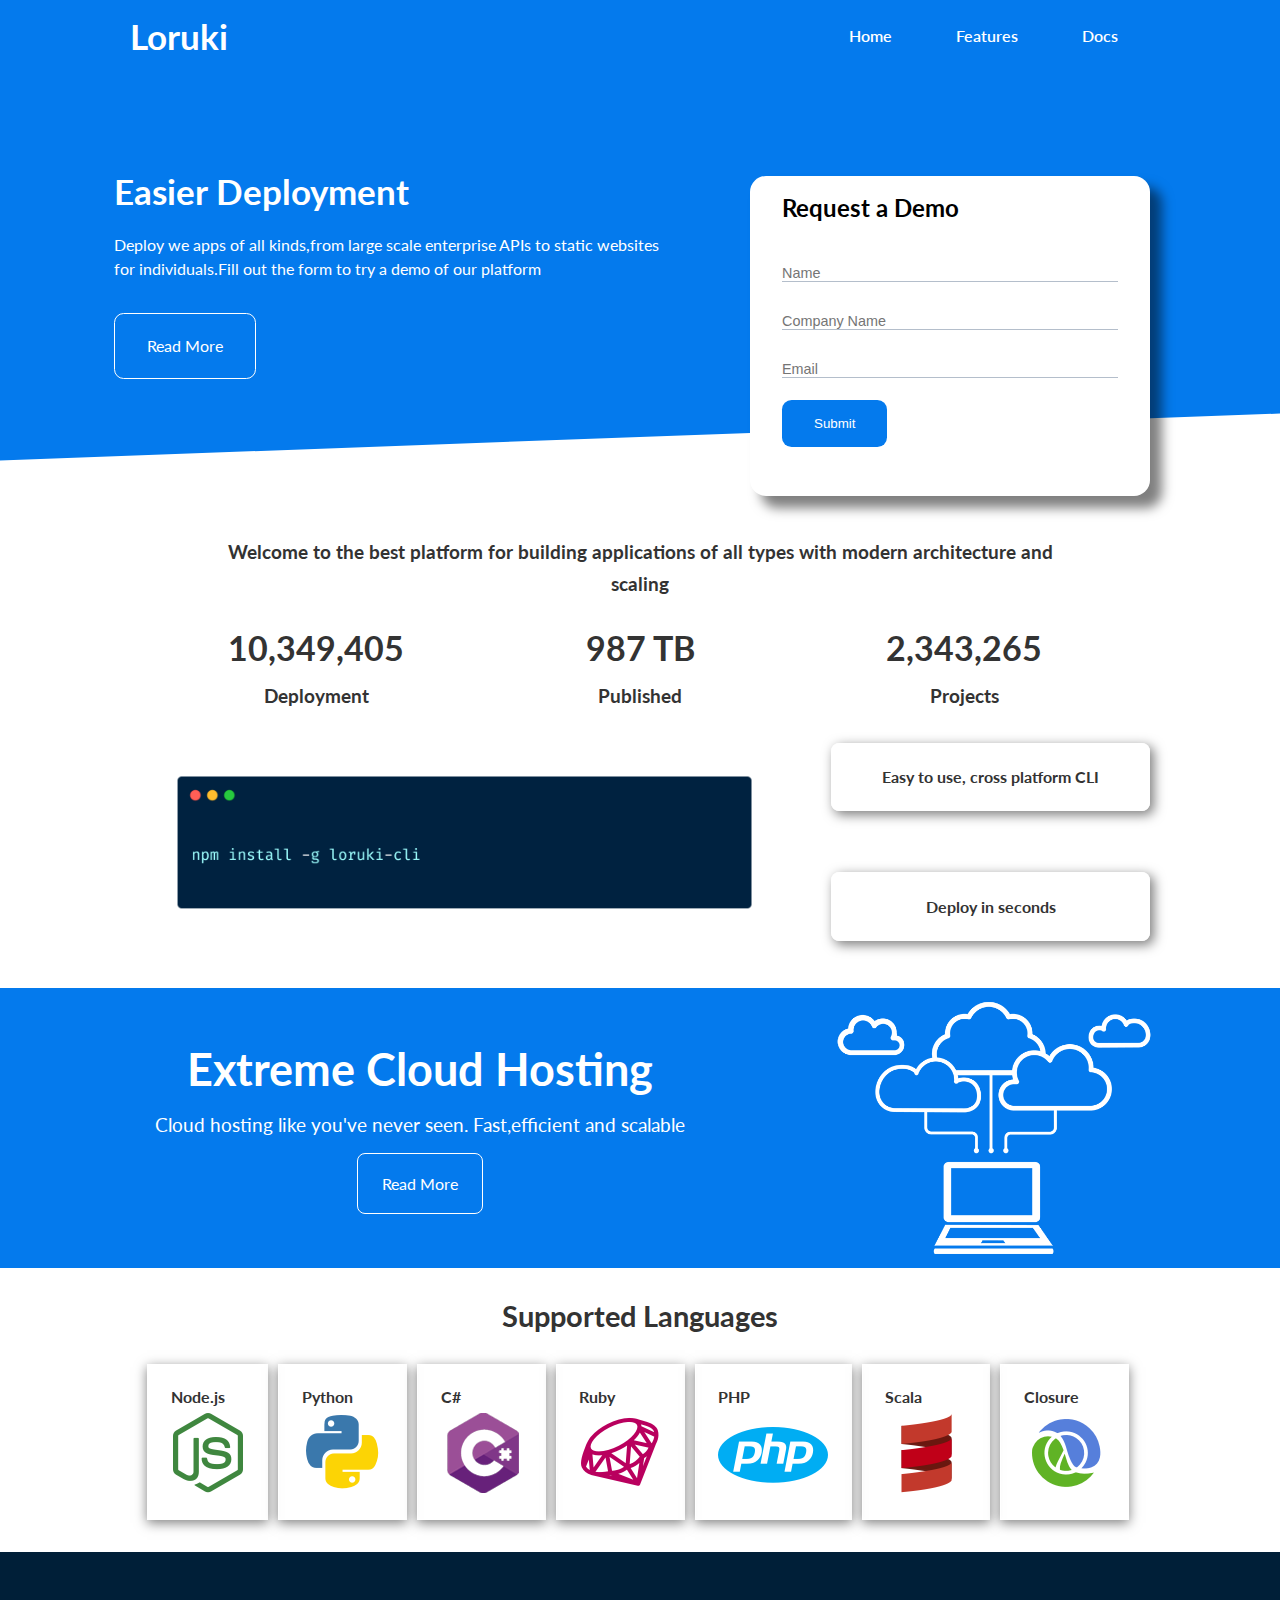
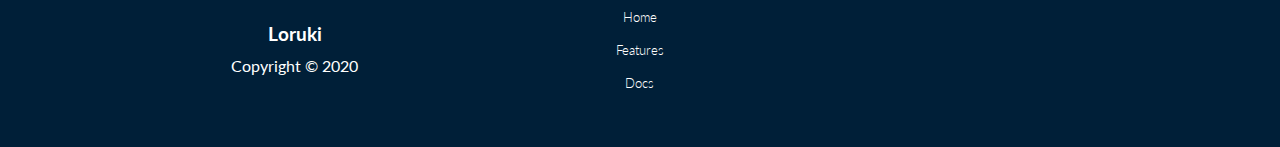
<file: modernwebsite/index.html>
<!DOCTYPE html>
<html lang="en">
    <head>
        <meta charset="UTF-8">
        <meta name="viewport" content="width=device-width, initial-scale=1.0">
        <link rel="stylesheet" href="https://cdnjs.cloudflare.com/ajax/libs/font-awesome/5.15.3/css/all.min.css" integrity="sha512-iBBXm8fW90+nuLcSKlbmrPcLa0OT92xO1BIsZ+ywDWZCvqsWgccV3gFoRBv0z+8dLJgyAHIhR35VZc2oM/gI1w==" crossorigin="anonymous" referrerpolicy="no-referrer" />
        <link rel="stylesheet" href="css/style.css">
        <title>Loruki | Cloud Hosting For Everyone</title>
    </head>
    <body>
        <!--Navbar-->
            <div class="navbar">
                <div class="navbar container flex">
                    <h1 class="logo">Loruki</h1>
                    <nav>
                        <ul>
                            <li><a href="index.html">Home</a></li>
                            <li><a href="features.html">Features</a></li>
                            <li><a href="docs.html">Docs</a></li>
                        </ul>
                    </nav>
                </div>
            </div>
            <!--Showcase-->
            <section class="showcase">
                <!--Showcase left-->
                <div class="showcase container grid">
                    <div class="showcase-text">
                        <h1>Easier Deployment</h1>
                        <p>Deploy we apps of all kinds,from large scale enterprise
                            APIs to static websites for individuals.Fill out the
                            form to try a demo of our platform
                        </p>
                        <a href="features.html" class="button">Read More</a>
                    </div>
                <!--Showcase right-->
                <div class="showcase-form">
                    <h2>Request a Demo</h2>
                    <form name="contact" method="POST" netlify-honeypot="bot-field" data-netlify="true">
                        <input type="hidden" name="form-name" value="contact">
                        <p class="hidden">
                            <label>Don’t fill this out if you’re human: <input name="bot-field" /></label>
                          </p>
                        <div class="form">
                            <input type="text" name="name" placeholder="Name" required>
                        </div>
                        <div class="form">
                            <input type="text" name="company" placeholder="Company Name" required>
                        </div>
                        <div class="form">
                        <input type="email" name="email" placeholder="Email" required>  
                        </div>
                        <div class="form">           
                        <button class="button" type="submit">Submit</button>
                        </div>
                    </form>
                </div>
                </div>
                <div class="extra"></div>
        </section>  
        <!--Stats-->
        <section class="stats">
            <div class="stats container">
                <h3 class="stats-heading">
                    Welcome to the best platform for building applications of all 
                    types with modern architecture and scaling
                </h3>
            <div class="stats container grid">
                <div class="stats-items">
                    <i class="fas fa-server fa-3x items"></i>
                    <h3 class="items">10,349,405</h3>
                    <p class="items">Deployment</p>
                </div>
                <div class="stats-items">
                    <i class="fas fa-upload fa-3x items"></i>
                    <h3 class="items">987 TB</h3>
                    <p class="items">Published</p>
                </div>
                <div class="stats-items">
                    <i class="fas fa-project-diagram fa-3x items"></i>
                    <h3 class="items">2,343,265</h3>
                    <p class="items">Projects</p>
                </div>
            </div> 
            </div>
        </section>
        <!--Cli image-->
        <section class="cli">
            <div class="cli container grid">
                <img src="images/cli.png" alt="Image not found">
                <div class="cli-text">
                    <h3>Easy to use, cross platform CLI</h3>
                </div>
                <div class="cli-text">
                    <h3>Deploy in seconds</h3>
                </div>
            </div>

        </section>
        <!--Cloud-->
        <section class="cloud">
            <div class="cloud container grid">
            <div class="cloud-text">
                <h2>Extreme Cloud Hosting</h2>
                <p>Cloud hosting like you've never seen. Fast,efficient and scalable</p>
                <a class="button" href="features.html">Read More</a>
            </div>
            <img src="images/cloud.png">
            </div>
        </section>
        <section class="lang">
            <div class="lang container">
                <h3>Supported Languages</h3>
                <div class="lang-items">
                    <div class="lang-icons">
                        <h4>Node.js</h4>
                        <img src="images/logos/node.png">
                    </div>
                    <div class="lang-icons">
                        <h4>Python</h4>
                        <img src="images/logos/python.png">
                    </div>
                    <div class="lang-icons">
                        <h4>C#</h4>
                        <img src="images/logos/csharp.png">
                    </div>
                    <div class="lang-icons">
                        <h4>Ruby</h4>
                        <img src="images/logos/ruby.png">
                    </div>
                    <div class="lang-icons">
                        <h4>PHP</h4>
                        <img src="images/logos/php.png">
                    </div>
                    <div class="lang-icons">
                        <h4>Scala</h4>
                        <img src="images/logos/scala.png">
                    </div>
                    <div class="lang-icons">
                        <h4>Closure</h4>
                        <img src="images/logos/clojure.png">
                    </div>
                </div>
            </div>
        </section>
        <!--Footer-->
        <footer class="footer">
            <div class="footer container grid">
                <div class="footer-item">
                    <h3>Loruki</h3>
                    <p>Copyright &copy; 2020</p>
                </div>
                <div class="footer-item">
                    <nav>
                        <ul>
                            <li><a href="index.html">Home</a></li>
                            <li><a href="features.html">Features</a></li>
                            <li><a href="docs.html">Docs</a></li>
                        </ul>
                    </nav>
                </div>
                <div class="footer-icons">
                    <a href="#" class="fab fa-github fa-2x"></a>
                    <a href="#" class="fab fa-facebook fa-2x"></a>
                    <a href="#" class="fab fa-instagram fa-2x"></a>
                    <a href="#" class="fab fa-twitter fa-2x"></a>
                </div>
            </div>
        </footer>
    </body>
</html>
</file>
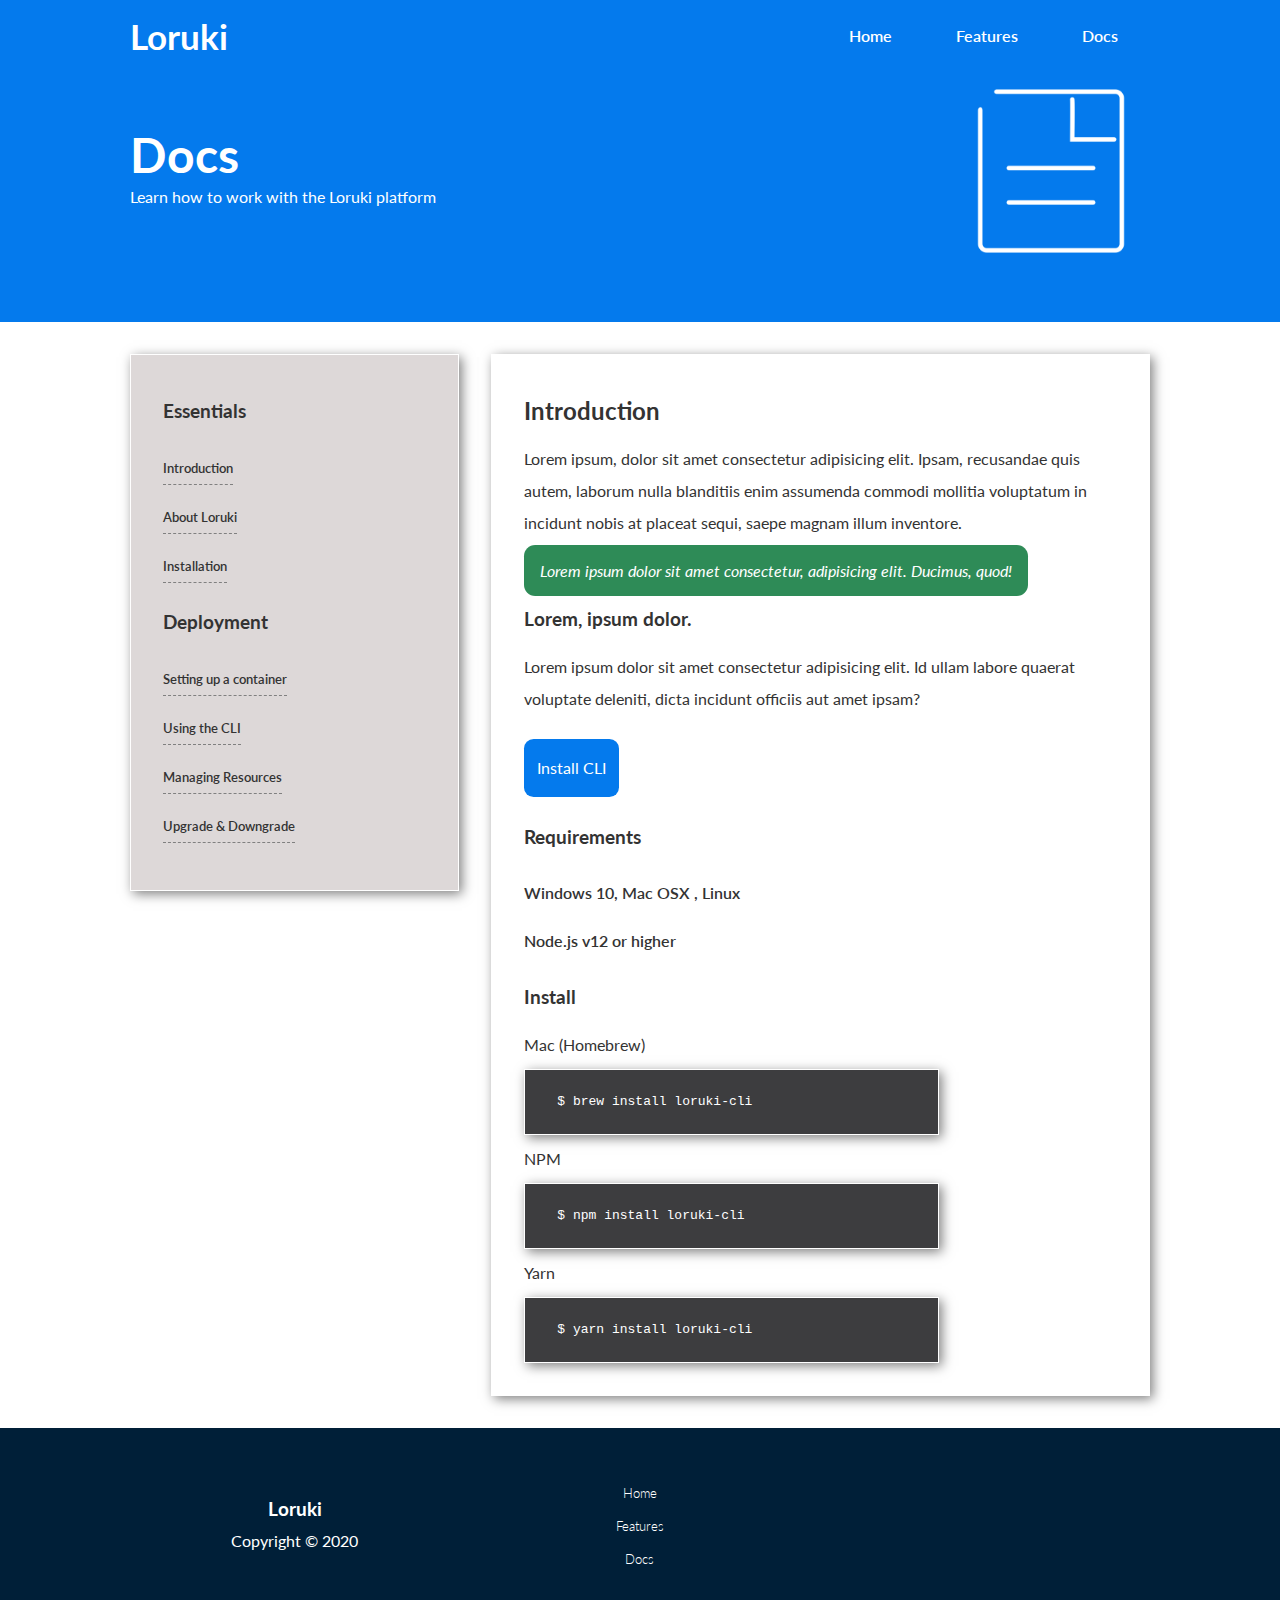
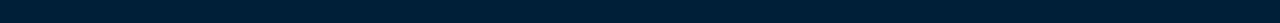
<file: modernwebsite/docs.html>
<!DOCTYPE html>
<html lang="en">
    <head>
        <meta charset="UTF-8">
        <meta name="viewport" content="width=device-width, initial-scale=1.0">
        <link rel="stylesheet" href="https://cdnjs.cloudflare.com/ajax/libs/font-awesome/5.15.3/css/all.min.css" integrity="sha512-iBBXm8fW90+nuLcSKlbmrPcLa0OT92xO1BIsZ+ywDWZCvqsWgccV3gFoRBv0z+8dLJgyAHIhR35VZc2oM/gI1w==" crossorigin="anonymous" referrerpolicy="no-referrer" />
        <link rel="stylesheet" href="css/style.css">
        <title>Loruki | Cloud Hosting For Everyone</title>
    </head>
    <body>
        <!--Navbar-->
            <div class="navbar">
                <div class="navbar container flex">
                    <h1 class="logo">Loruki</h1>
                    <nav>
                        <ul>
                            <li><a href="index.html">Home</a></li>
                            <li><a href="features.html">Features</a></li>
                            <li><a href="docs.html">Docs</a></li>
                        </ul>
                    </nav>
                </div>
            </div>
           <!--Head-->
            <section class="head">
                <div class="container grid">
                    <div class="head-text">
                        <h1 style="font-size:3rem">Docs</h1>
                        <p>Learn how to work with the Loruki platform</p>
                    </div>
                    <img src="images/docs.png">
                </div>
            </section>
           
        <!--Docs-->
        <section class="docs">
            <div class="container grid">
            <div class="sidebar">
                <h3>Essentials</h3>
                <ul>
                    <li><a href="#">Introduction</a></li>
                    <li><a href="#">About Loruki</a></li>
                    <li><a href="#">Installation</a></li>
                </ul>
                <h3>Deployment</h3>
                <ul>
                    <li><a href="#">Setting up a container</a></li>
                    <li><a href="#">Using the CLI</a></li>
                    <li><a href="#">Managing Resources</a></li>
                    <li><a href="#">Upgrade & Downgrade</a></li>
                </ul>
            </div>
            <div class="maindocs">
                <h2>Introduction</h2>
                <p>Lorem ipsum, dolor sit amet consectetur adipisicing elit. Ipsam, recusandae quis autem, laborum nulla blanditiis enim assumenda commodi mollitia voluptatum in incidunt nobis at placeat sequi, saepe magnam illum inventore.</p>
                <div class="alert">
                    <i class="fas fa-info"> Lorem ipsum dolor sit amet consectetur, adipisicing elit. Ducimus, quod!</i>
                </div>
                <h3>Lorem, ipsum dolor.</h3>
                <p>Lorem ipsum dolor sit amet consectetur adipisicing elit. Id ullam labore quaerat voluptate deleniti, dicta incidunt officiis aut amet ipsam?</p>
                <a href="#" class="button">Install CLI</a>
                <h3>Requirements</h3>
                <ul>
                    <li>Windows 10, Mac OSX , Linux</li>
                    <li>Node.js v12 or higher</li>
                </ul>
                <h3>Install</h3>
                <p>Mac (Homebrew)</p>
                <div class="install">
                <pre><code>$ brew install loruki-cli</code></pre>
                </div>
                <p>NPM</p>
                <div class="install">
                <pre><code>$ npm install loruki-cli</code></pre>
                </div>
                <p>Yarn</p>
                <div class="install">
                <pre><code>$ yarn install loruki-cli</code></pre>
                </div>

            </div>
            </div>
        </section>    

        <!--Footer-->
        <footer class="footer">
            <div class="footer container grid">
                <div class="footer-item">
                    <h3>Loruki</h3>
                    <p>Copyright &copy; 2020</p>
                </div>
                <div class="footer-item">
                    <nav>
                        <ul>
                            <li><a href="index.html">Home</a></li>
                            <li><a href="features.html">Features</a></li>
                            <li><a href="docs.html">Docs</a></li>
                        </ul>
                    </nav>
                </div>
                <div class="footer-icons">
                    <a href="#" class="fab fa-github fa-2x"></a>
                    <a href="#" class="fab fa-facebook fa-2x"></a>
                    <a href="#" class="fab fa-instagram fa-2x"></a>
                    <a href="#" class="fab fa-twitter fa-2x"></a>
                </div>
            </div>
        </footer>
    </body>
</html>
</file>
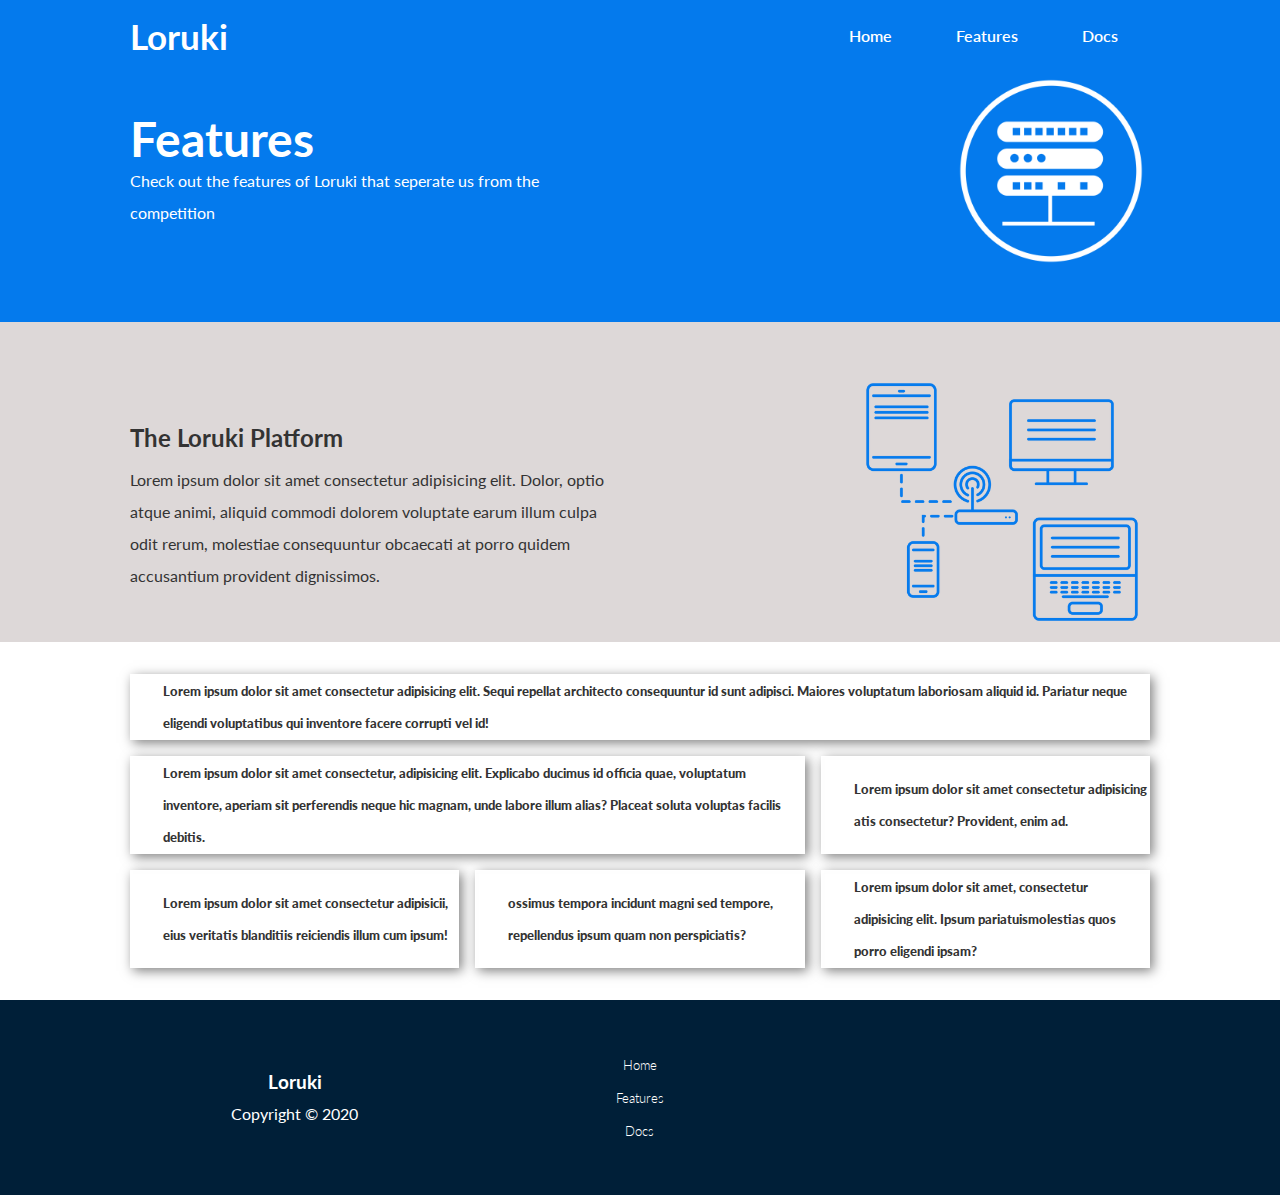
<file: modernwebsite/features.html>
<!DOCTYPE html>
<html lang="en">
    <head>
        <meta charset="UTF-8">
        <meta name="viewport" content="width=device-width, initial-scale=1.0">
        <link rel="stylesheet" href="https://cdnjs.cloudflare.com/ajax/libs/font-awesome/5.15.3/css/all.min.css" integrity="sha512-iBBXm8fW90+nuLcSKlbmrPcLa0OT92xO1BIsZ+ywDWZCvqsWgccV3gFoRBv0z+8dLJgyAHIhR35VZc2oM/gI1w==" crossorigin="anonymous" referrerpolicy="no-referrer" />
        <link rel="stylesheet" href="css/style.css">
        <title>Loruki | Cloud Hosting For Everyone</title>
    </head>
    <body>
        <!--Navbar-->
            <div class="navbar">
                <div class="navbar container flex">
                    <h1 class="logo">Loruki</h1>
                    <nav>
                        <ul>
                            <li><a href="index.html">Home</a></li>
                            <li><a href="features.html">Features</a></li>
                            <li><a href="docs.html">Docs</a></li>
                        </ul>
                    </nav>
                </div>
            </div>
           <!--Head-->
            <section class="head">
                <div class="container grid">
                    <div class="head-text">
                        <h1 style="font-size:3rem">Features</h1>
                        <p>Check out the features of Loruki that seperate us from the competition</p>
                    </div>
                    <img src="images/server.png">
                </div>
            </section>
            <!--subhead-->
            <section class="subhead">
                <div class="container grid">
                    <div class="subhead-text">
                        <h1 style="font-size: 1.5rem">The Loruki Platform</h1>
                        <p style="font-size: 1rem">Lorem ipsum dolor sit amet consectetur adipisicing elit. Dolor, optio atque animi, aliquid commodi dolorem voluptate earum illum culpa odit rerum, molestiae consequuntur obcaecati at porro quidem accusantium provident dignissimos.</p>
                    </div>
                    <img src="images/server2.png">
                </div>
            </section>
            <!--Features-text-->
            <section class="features">
                <div class="container grid">
                    <div class="feature-item flex">
                        <i class="fas fa-server fa-3x"></i>
                        <p>Lorem ipsum dolor sit amet consectetur adipisicing elit. Sequi repellat architecto consequuntur id sunt adipisci. Maiores voluptatum laboriosam aliquid id. Pariatur neque eligendi voluptatibus qui inventore facere corrupti vel id!</p>
                    </div>
                    <div class="feature-item flex">
                        <i class="fas fa-database fa-3x"></i>
                        <p>Lorem ipsum dolor sit amet consectetur, adipisicing elit. Explicabo ducimus id officia quae, voluptatum inventore, aperiam sit perferendis neque hic magnam, unde labore illum alias? Placeat soluta voluptas facilis debitis.</p>
                    </div>
                    <div class="feature-item flex">
                        <i class="fas fa-power-off fa-3x"></i>
                        <p>Lorem ipsum dolor sit amet consectetur adipisicing atis consectetur? Provident, enim ad.</p>
                    </div>
                    <div class="feature-item flex">
                        <i class="fas fa-upload fa-3x"></i>
                        <p>Lorem ipsum dolor sit amet consectetur adipisicii, eius veritatis blanditiis reiciendis illum cum ipsum!</p>
                    </div>
                    <div class="feature-item flex">
                        <i class="fas fa-laptop-code fa-3x"></i>
                        <p>ossimus tempora incidunt magni sed tempore, repellendus ipsum quam non perspiciatis?</p>
                    </div>
                    <div class="feature-item flex">
                        <i class="fas fa-project-diagram fa-3x"></i>
                        <p>Lorem ipsum dolor sit amet, consectetur adipisicing elit. Ipsum pariatuismolestias quos porro eligendi ipsam?</p>
                    </div>   
                </div>
            </section>

        <!--Footer-->
        <footer class="footer">
            <div class="footer container grid">
                <div class="footer-item">
                    <h3>Loruki</h3>
                    <p>Copyright &copy; 2020</p>
                </div>
                <div class="footer-item">
                    <nav>
                        <ul>
                            <li><a href="index.html">Home</a></li>
                            <li><a href="features.html">Features</a></li>
                            <li><a href="docs.html">Docs</a></li>
                        </ul>
                    </nav>
                </div>
                <div class="footer-icons">
                    <a href="#" class="fab fa-github fa-2x"></a>
                    <a href="#" class="fab fa-facebook fa-2x"></a>
                    <a href="#" class="fab fa-instagram fa-2x"></a>
                    <a href="#" class="fab fa-twitter fa-2x"></a>
                </div>
            </div>
        </footer>
    </body>
</html>
</file>
<file: modernwebsite/css/style.css>
@import url('https://fonts.googleapis.com/css2?family=Lato:wght@300&display=swap');

:root{
    --primary-color: #047aed;
}


* {
    box-sizing: border-box;
    padding: 0;
    margin: 0;
}
body {
    font-family: 'Lato',sans-serif;
    color: #333;
    line-height: 1.5;
}
       /*Navbar*/
h1 {
    padding: 10px 0;
    font-size: 2.2rem;
}
ul {
    list-style-type: none;
    font-weight: 600;
}
a {
    
    text-decoration: none;
    color: #333;
}

.hidden{
    visibility: hidden;
    height: 0;
}



.navbar{
    background-color: var(--primary-color);
    color: #fff;
    height: 4.5rem;
}
.navbar .flex{
    justify-content: space-between;
}
.navbar ul {
    display: flex;
}


.navbar a {
    color: #fff;
    padding: 0 1rem;
    margin: 0 1rem;
    display: inline-block;
}
.navbar a:hover{
    border-bottom: 2px solid #fff;
}
          /*Utility*/
.container{
    max-width: 1100px;
    margin: 0 auto;
    padding: 0 2.5rem;
    line-height: 2rem;
}
.flex{
    display: flex;
    justify-content: center;
    align-items: center;
    height: 100%;
}

      /*Showcase*/
.showcase {
    background-color: var(--primary-color);
    color: #fff;
    height: 25rem;
}
.showcase .grid{
    grid-template-columns: 55% 45%;
}
.showcase p{
    font-weight: 400;
    font-size: 1rem;
    line-height: 1.5rem;
    margin: 1rem 0;
}
.showcase-form{
    background-color: #fff;
    color: black;
    border-radius: 1rem;
    box-shadow: 0.7rem 0.7rem 0.7rem rgba(0,0,0,0.5);
    padding: 1rem;
    margin: 1rem;
    position: relative;
    top: 4rem;
    height:20rem;
    width: 25rem;
    justify-self: flex-end;
    z-index: 100;
    animation: slidefromright 1s ease-in;
}
.grid{
    display: grid;
    grid-template-columns: 1fr 1fr;
    gap: 2rem;
    justify-content : center;
    align-items: center;
}
.form{
    margin: 1rem;
}
.showcase-form h2{
    padding : 0 1rem;
}
.form input{
border: 0;
border-bottom: 1px solid #b4becb; 
width: 100%;
font-size: 0.9rem;
}
.form input:focus{
    outline: none;
}
.button{
    border: none;
    background-color: var(--primary-color);
    border-radius: 0.6rem;
    padding: 1rem 2rem; 
    color: #fff; 
    cursor: pointer;
}
.showcase-text{
    animation: slidefromleft 1s ease-in;
}
.showcase-text a{
    border: 1px solid #fff;
    margin-top: 1rem;
    display: inline-block;
}
.button:hover{
    transform: scale(0.96);

}
.extra {
    background-color: #fff;
    height: 4.4rem;
    position:relative;
    bottom: 2.2rem;
    transform: skewY(-2.1deg);
}

/*Stats*/
.stats{
    padding-top: 2rem;
    background-color: #fff;
    animation: slidefrombottom 1s ease-in;   
}
.stats .grid{
    grid-template-columns: repeat(3,1fr);
}
.stats-heading{
    max-width: 55rem;
    text-align: center;
    margin: auto;
    
}
.stats-items{
    text-align: center; 
}
.stats-items p{
    font-size: 1.2rem;
    font-weight: bold;
}
.stats-items h3{
    font-size: 2.1rem;
}
.stats-items .items{
    padding-bottom:1rem;
}


.cli .grid{
    grid-template-columns: repeat(3,1fr);
    grid-template-rows: repeat(2,1fr);
}
.cli-text{
    height: 70%;
    display: flex;
    align-items: center;
    justify-content: center;
    border: 1px solid #fff;
    border-radius: 0.5rem;
    box-shadow: 0.2rem 0.2rem 0.7rem rgba(0,0,0,0.5);
}
.cli img{
    width: 100%;
    grid-column: 1 / span 2;
    grid-row: 1 /span 2;
}
.cli h3{
    font-size: 1rem;
}

/*Cloud*/
.cloud {
    margin-top: 2rem;
    background-color: var(--primary-color);
}
.cloud .grid{
    grid-template-columns: 60% 40%;
    text-align: center
}
.cloud  img{
    width: 100%;
    margin-left: 2rem;
}
.cloud-text{
    display: flex;
    flex-direction: column;
    color: #fff;
    line-height: 3.5rem;
    align-items: center;    
}
.cloud-text p{
    font-size: 1.2rem;
}
.cloud-text h2{
    font-size: 2.8rem;
}
.cloud-text a{
    color: #fff; 
    border: 1px solid #fff;
    border-radius: 0.5rem;
    padding: 0.1rem 1.5rem;
}

/*Supported Languages*/
.lang h3{
    font-size: 1.8rem;
    text-align: center;
    margin-top:2rem;
}
.lang-items{
    margin-top: 2rem;
    padding: 0 0.9rem;
}
.lang-icons{
    display: inline-block;
    border: 1px solid #fff;
    box-shadow: 0 0.2rem 0.7rem rgba(0,0,0,0.5); 
    padding:1rem 1.4rem;
    margin: 0 0.19rem 2rem;
    transition: 0.3s;
}
.lang-icons:hover{
    transform: translateY(-0.5rem)
}   

.footer{
    background-color: rgb(0, 31, 56);
}

.footer .grid{
    text-align: center;
    grid-template-columns: repeat(3,1fr);
    padding: 3rem;
}
.footer-item a{
    color: #fff;
    font-weight: 300;
    font-size: 0.8rem;
}

.footer-item{
    color: #fff; 
}
.footer-icons a{
    display: inline-block;
    margin-left: 1rem;
    color: #fff;
}
.head{
    background-color: var(--primary-color); 
    height: 250px;
}

.head-text{
    color: #fff;
}
.head img{
    width:40%;
    justify-self: flex-end;
}
.subhead img{
    justify-self: flex-end;
    width: 60%;
}
.subhead{
    padding-top: 2rem;
    background-color: rgb(221, 216, 216);
    height: 320px;
}
.features .grid{
    row-gap: 1rem;
    column-gap: 1rem;
    grid-template-columns: repeat(3,1fr);
}
.features .grid > *:first-child{
    grid-column: 1 / span 3;
}

.features .grid > *:nth-child(2){
    grid-column: 1 / span 2;
}
.features .container{
    margin-top:2rem;
    margin-bottom: 2rem;
}
.features .container .grid{
    justify-self: center;
}

.feature-item{
    font-size: 0.8rem;
    font-weight: 900;
    border: 1px solid #fff;
    box-shadow: 0.2rem 0.2rem 0.7rem rgba(0,0,0,0.5);
}
.feature-item i{
    margin: 0 1rem;
}

.docs {
    margin: 2rem 0;
}
.docs .sidebar{
    padding: 2rem;
    background-color:rgb(221, 216, 216); 
    border: 1px solid #fff;
    box-shadow: 0.2rem 0.2rem 0.7rem rgba(0,0,0,0.5);
}
.docs .grid{
    grid-template-columns: 1fr 2fr;
    align-items: flex-start;
}

.sidebar a{
    border-bottom: 1px dashed grey;
    font-size: 0.8rem;
}
.sidebar *{
    padding: 0.5rem 0;
}

.docs .maindocs{
    padding: 2rem;
    background-color: #fff; 
    border: 1px solid #fff;
    box-shadow: 0.2rem 0.2rem 0.7rem rgba(0,0,0,0.5);

}
.docs .maindocs .button{
    padding: 0.8rem;
    display: inline-block;
    margin: 1rem 0;
}

.docs .maindocs *{
    padding:0.5rem 0;
}
.docs .maindocs i{
    color: #fff;
    padding: 1rem;
    border-radius: 0.7rem;
    background-color: seagreen;
}
.docs .maindocs .install{
    color: #fff;
    width: 70%;
    padding-left: 2rem;
    background-color:  rgb(61, 61, 63); 
    border: 1px solid #fff;
    box-shadow: 0.2rem 0.2rem 0.7rem rgba(0,0,0,0.5); 
}


/*Animations*/
@keyframes slidefromleft{
    0%{
        transform: translateX(-100%);
    }
    100%{
        transform: translateX(0%);
    }
}
@keyframes slidefromright{
    0%{
        transform: translateX(100%);
    }
    100%{
        transform: translateX(0%);
    }
}
@keyframes slidefromtop{
    0%{
        transform: translateY(-100%);
    }
    100%{
        transform: translateY(0%);
    }
}
@keyframes slidefrombottom{
    0%{
        transform: translateY(100%);
    }
    100%{
        transform: translateY(0%);
    }
}






@media(max-width: 920px){
    .grid,.showcase .grid,.stats .grid,.cli .grid,.cloud .grid,.features .grid,.docs .grid{
        grid-template-columns: 1fr;
    }
    .cli .grid{
        grid-template-columns: repeat(2,1fr);
        row-gap: 0rem;
    }
    .cli-text{
        width: 100%;
    }
    .cli-text h3{
        font-size: 0.9rem;
        text-align: center;
    }
    .showcase-text{
        text-align: center;
    }
    .showcase-form{
        justify-self: center;
    }
    .stats .container{
        row-gap: 0rem;  
        margin-top: 14rem;     
    }
    .stats .container .grid{
        margin-top: 0rem;
    }
    .cloud-text h2{
        font-size: 1.5rem;
    }
    .cloud  .grid{
        row-gap: 1rem;
    }
    .cloud .grid img{
        margin: auto;
        width: 410px;
        height: 280px;
    }
    .footer {
        column-gap: 0.5rem;
    }
    .footer-icons {
        text-align: center;
    }
    .lang .container {
        flex-wrap: wrap;
        text-align: center;
    }
    .lang-icons{
        margin-top: 1rem;
    }
    .head{
        height: 350px;

    }
    .head .grid{
        text-align: center;
    }
    .head .grid img{
        height: 184px;
        width: 184px;
        align-items: center;
        justify-self: center;
    }
    .subhead{
        height: 510px;
    }
    .subhead .grid{
        text-align: center;
    }
    .subhead .grid img{
        max-width: 290px;
        max-height: 290px;
        justify-self: center;
    }
    .features .grid *{
        grid-column: 1 / span 3;
        font-size: 0.7rem;
    }
    .features .grid .feature-item p{
        padding: 0 1rem;
    }
    .docs .install{
        width:100%;
    }
    .docs .sidebar {
        text-align: center;
        justify-content: center;
        width:80%;
        justify-self: center;
    }
}

@media(max-width: 500px){
    .navbar{
        height: 120px;
    }
    .head{
        padding-top: 1rem;
    }
    .navbar .flex{
        flex-direction: column;
    }
    .navbar ul{
        padding: 0.7rem;
        background-color: rgba(0,0,0,0.1);
    }
    .showcase-text{
        animation: slidefromtop 1s ease-in;
    }
    .showcase-form{
        animation: slidefrombottom 1s ease-in;
    }
}
</file>
